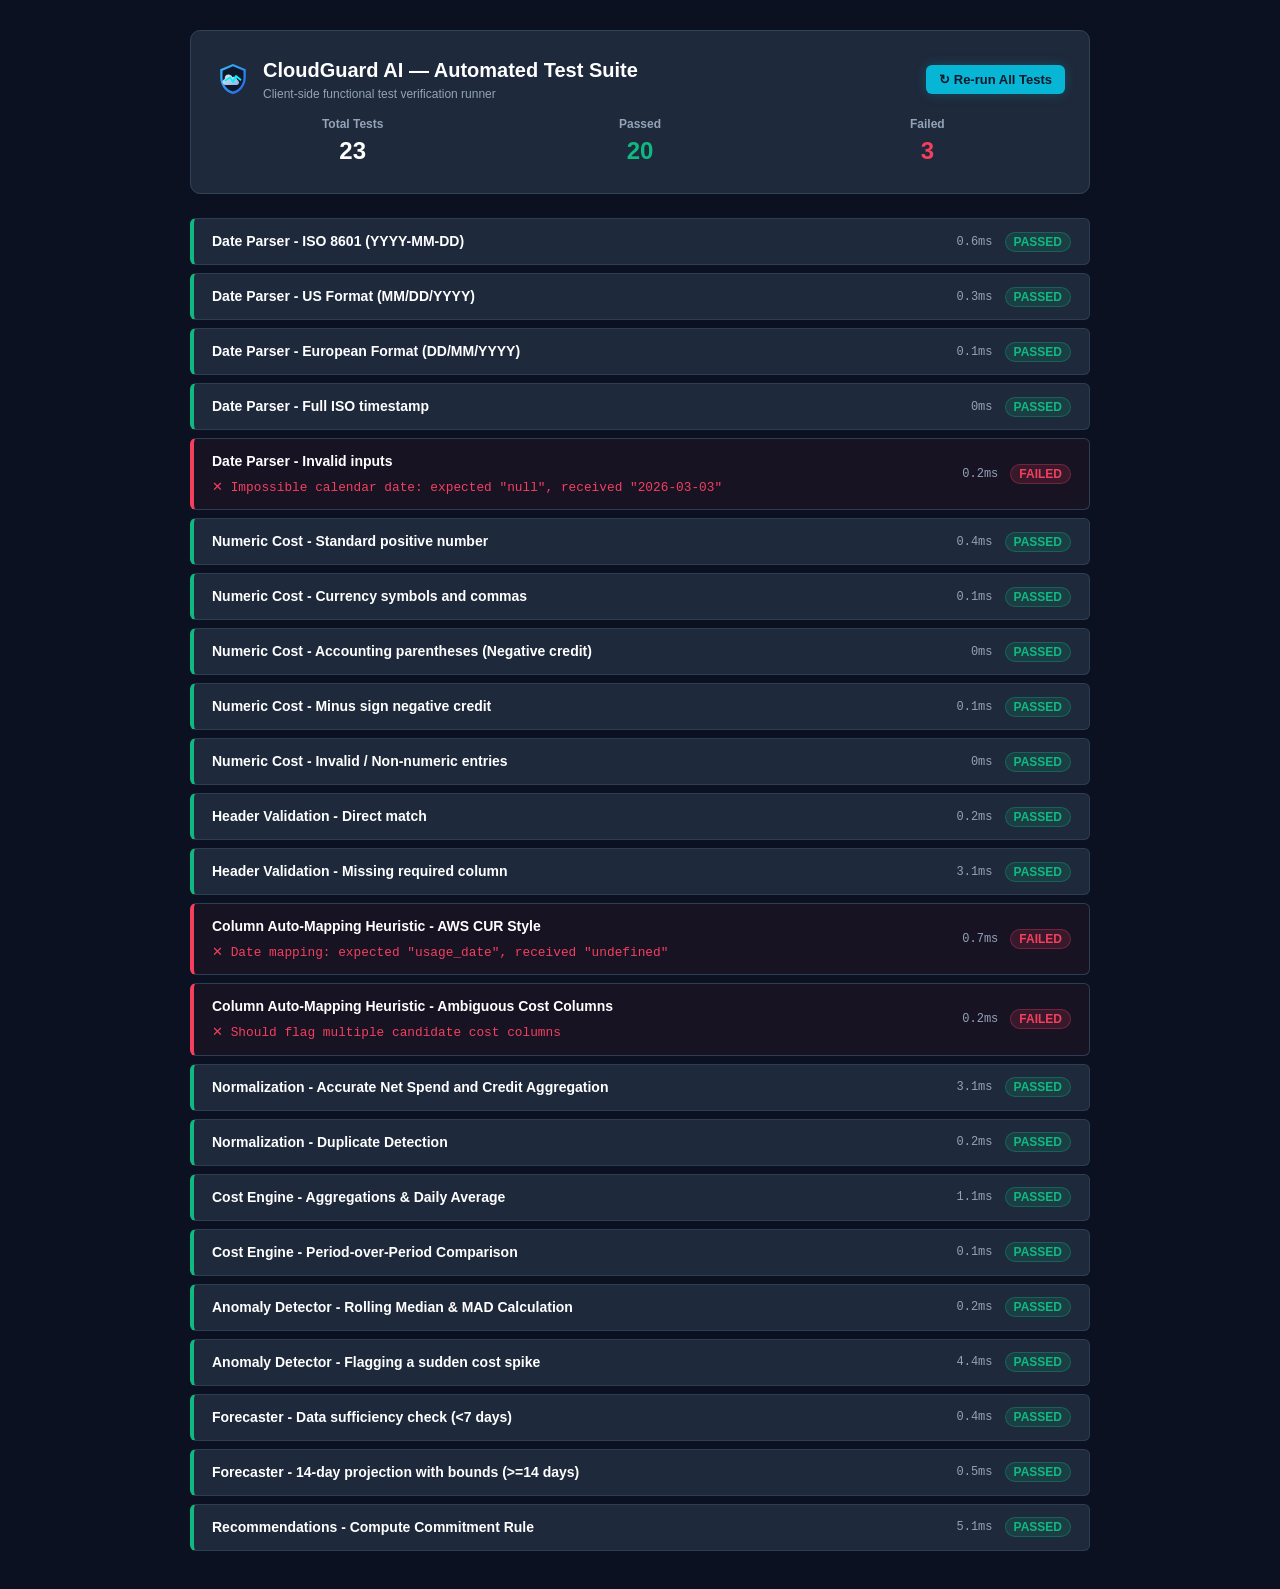
<file: github-pages-app/tests/test-runner.html>
<!DOCTYPE html>
<html lang="en">
<head>
  <meta charset="UTF-8">
  <meta name="viewport" content="width=device-width, initial-scale=1.0">
  <title>CloudGuard AI — Automated Test Runner</title>
  <link rel="icon" type="image/svg+xml" href="../assets/images/logo.svg">
  <link rel="stylesheet" href="../assets/css/styles.css">
  <style>
    body {
      background-color: var(--bg-primary);
      padding: 30px;
      font-family: var(--font-sans);
      color: var(--text-primary);
    }
    .test-container {
      max-width: 900px;
      margin: 0 auto;
    }
    .test-header {
      background-color: var(--bg-card);
      border: 1px solid var(--border-card);
      border-radius: var(--radius-md);
      padding: 24px;
      margin-bottom: 24px;
    }
    .test-card {
      background-color: var(--bg-card);
      border: 1px solid var(--border-subtle);
      border-radius: var(--radius-sm);
      padding: 12px 18px;
      margin-bottom: 8px;
      display: flex;
      justify-content: space-between;
      align-items: center;
      transition: all 0.15s ease;
    }
    .test-card.passed {
      border-left: 4px solid var(--accent-emerald);
    }
    .test-card.failed {
      border-left: 4px solid var(--accent-rose);
      background-color: rgba(244, 63, 94, 0.05);
    }
    .test-meta {
      font-size: 0.75rem;
      color: var(--text-secondary);
      font-family: var(--font-mono);
    }
    .error-msg {
      margin-top: 6px;
      color: var(--accent-rose);
      font-size: 0.8rem;
      font-family: var(--font-mono);
    }
  </style>
  <!-- Load Application Modules Under Test -->
  <script src="../assets/js/state.js"></script>
  <script src="../assets/js/validation.js"></script>
  <script src="../assets/js/dataNormalizer.js"></script>
  <script src="../assets/js/costEngine.js"></script>
  <script src="../assets/js/anomalyDetector.js"></script>
  <script src="../assets/js/forecaster.js"></script>
  <script src="../assets/js/recommendations.js"></script>
  <!-- Test Suite -->
  <script src="test-suite.js"></script>
</head>
<body>
  <div class="test-container">
    <div class="test-header">
      <div class="flex-between items-center mb-3">
        <div class="flex items-center gap-3">
          <img src="../assets/images/logo.svg" alt="Logo" width="36" height="36">
          <div>
            <h1 class="text-xl font-bold text-white">CloudGuard AI — Automated Test Suite</h1>
            <p class="text-xs text-slate">Client-side functional test verification runner</p>
          </div>
        </div>
        <button class="btn btn-primary btn-sm" onclick="runTests()">↻ Re-run All Tests</button>
      </div>

      <div class="kpi-grid-mini" style="display: grid; grid-template-columns: repeat(3, 1fr); gap: 12px;">
        <div class="card p-3 text-center">
          <div class="text-xs text-slate uppercase font-bold">Total Tests</div>
          <div class="text-2xl font-bold text-white" id="summary-total">0</div>
        </div>
        <div class="card p-3 text-center">
          <div class="text-xs text-slate uppercase font-bold">Passed</div>
          <div class="text-2xl font-bold text-emerald" id="summary-passed">0</div>
        </div>
        <div class="card p-3 text-center">
          <div class="text-xs text-slate uppercase font-bold">Failed</div>
          <div class="text-2xl font-bold text-rose" id="summary-failed">0</div>
        </div>
      </div>
    </div>

    <div id="test-results-list">
      <div class="text-center py-4 text-slate">Running automated tests...</div>
    </div>
  </div>

  <script>
    async function runTests() {
      const container = document.getElementById('test-results-list');
      container.innerHTML = '<div class="text-center py-4 text-slate">Executing assertion suites...</div>';

      const results = await CloudGuardTestSuite.runAll();

      document.getElementById('summary-total').textContent = results.total;
      document.getElementById('summary-passed').textContent = results.passed;
      document.getElementById('summary-failed').textContent = results.failed;

      container.innerHTML = results.results.map(r => `
        <div class="test-card ${r.status.toLowerCase()}">
          <div>
            <div class="font-semibold text-sm text-white">${r.name}</div>
            ${r.error ? `<div class="error-msg">✕ ${r.error}</div>` : ''}
          </div>
          <div class="flex items-center gap-3">
            <span class="test-meta">${r.duration}ms</span>
            <span class="badge ${r.status === 'PASSED' ? 'badge-emerald' : 'badge-rose'}">${r.status}</span>
          </div>
        </div>
      `).join('');
    }

    document.addEventListener('DOMContentLoaded', runTests);
  </script>
</body>
</html>
</file>
<file: github-pages-app/assets/css/styles.css>
/**
 * CloudGuard AI — Core Design System & Styles
 * Module: styles.css
 */

:root {
  /* Color Palette: Dark Navy & Slate Theme */
  --bg-primary: #0B1120;
  --bg-surface: #0F172A;
  --bg-card: #1E293B;
  --bg-card-hover: #283548;
  --bg-elevated: #334155;

  --border-subtle: #2D3D52;
  --border-card: #334155;
  --border-focus: #06B6D4;

  --text-primary: #F8FAFC;
  --text-secondary: #94A3B8;
  --text-muted: #64748B;

  /* Accents */
  --accent-cyan: #06B6D4;
  --accent-cyan-hover: #0891B2;
  --accent-cyan-glow: rgba(6, 182, 212, 0.15);

  --accent-blue: #3B82F6;
  --accent-blue-hover: #2563EB;
  
  --accent-indigo: #6366F1;
  --accent-emerald: #10B981;
  --accent-amber: #F59E0B;
  --accent-rose: #F43F5E;

  /* Typography */
  --font-sans: -apple-system, BlinkMacSystemFont, "Segoe UI", Roboto, Oxygen, Ubuntu, Cantarell, "Open Sans", "Helvetica Neue", sans-serif;
  --font-mono: "SFMono-Regular", Consolas, "Liberation Mono", Menlo, Courier, monospace;

  /* Shadows & Radius */
  --radius-sm: 6px;
  --radius-md: 10px;
  --radius-lg: 16px;
  --shadow-sm: 0 1px 3px rgba(0, 0, 0, 0.3);
  --shadow-md: 0 4px 12px rgba(0, 0, 0, 0.4);
  --shadow-lg: 0 10px 25px rgba(0, 0, 0, 0.5);

  --sidebar-width: 250px;
  --topbar-height: 64px;
}

/* CSS Reset */
*, *::before, *::after {
  box-sizing: border-box;
  margin: 0;
  padding: 0;
}

body {
  font-family: var(--font-sans);
  background-color: var(--bg-primary);
  color: var(--text-primary);
  line-height: 1.5;
  -webkit-font-smoothing: antialiased;
  min-height: 100vh;
  overflow-x: hidden;
}

a {
  color: var(--accent-cyan);
  text-decoration: none;
  transition: color 0.15s ease;
}

a:hover {
  color: #38BDF8;
}

code, .font-mono {
  font-family: var(--font-mono);
}

code {
  background-color: var(--bg-surface);
  color: var(--accent-cyan);
  padding: 2px 6px;
  border-radius: var(--radius-sm);
  font-size: 0.85em;
  border: 1px solid var(--border-subtle);
}

/* Utilities */
.hidden { display: none !important; }
.flex { display: flex; }
.flex-col { flex-direction: column; }
.items-center { align-items: center; }
.justify-between, .flex-between { display: flex; justify-content: space-between; align-items: center; }
.gap-1 { gap: 4px; }
.gap-2 { gap: 8px; }
.gap-3 { gap: 12px; }
.gap-4 { gap: 16px; }

.mt-1 { margin-top: 4px; }
.mt-2 { margin-top: 8px; }
.mt-3 { margin-top: 12px; }
.mt-4 { margin-top: 16px; }
.mb-1 { margin-bottom: 4px; }
.mb-2 { margin-bottom: 8px; }
.mb-3 { margin-bottom: 12px; }
.mb-4 { margin-bottom: 16px; }
.p-4 { padding: 16px; }
.p-6 { padding: 24px; }
.py-4 { padding-top: 16px; padding-bottom: 16px; }
.px-2 { padding-left: 8px; padding-right: 8px; }

.text-left { text-align: left; }
.text-center { text-align: center; }
.text-right { text-align: right; }

.text-xs { font-size: 0.75rem; }
.text-sm { font-size: 0.875rem; }
.text-base { font-size: 1rem; }
.text-lg { font-size: 1.125rem; }
.text-xl { font-size: 1.25rem; }
.text-2xl { font-size: 1.5rem; }

.font-bold { font-weight: 700; }
.font-semibold { font-weight: 600; }

.text-white { color: #FFFFFF; }
.text-slate { color: var(--text-secondary); }
.text-cyan { color: var(--accent-cyan); }
.text-rose { color: var(--accent-rose); }
.text-emerald { color: var(--accent-emerald); }
.text-amber { color: var(--accent-amber); }

/* Buttons */
.btn {
  display: inline-flex;
  align-items: center;
  justify-content: center;
  gap: 8px;
  font-family: var(--font-sans);
  font-size: 0.875rem;
  font-weight: 600;
  padding: 8px 16px;
  border-radius: var(--radius-sm);
  border: 1px solid transparent;
  cursor: pointer;
  transition: all 0.15s ease-in-out;
  text-decoration: none;
  white-space: nowrap;
}

.btn:disabled {
  opacity: 0.5;
  cursor: not-allowed;
}

.btn-primary {
  background-color: var(--accent-cyan);
  color: #0F172A;
  box-shadow: 0 0 12px rgba(6, 182, 212, 0.25);
}

.btn-primary:hover:not(:disabled) {
  background-color: var(--accent-cyan-hover);
  color: #FFFFFF;
}

.btn-secondary {
  background-color: var(--bg-card);
  color: var(--text-primary);
  border-color: var(--border-card);
}

.btn-secondary:hover:not(:disabled) {
  background-color: var(--bg-elevated);
  border-color: var(--text-secondary);
}

.btn-outline {
  background-color: transparent;
  color: var(--accent-cyan);
  border-color: var(--accent-cyan);
}

.btn-outline:hover:not(:disabled) {
  background-color: var(--accent-cyan-glow);
}

.btn-danger {
  background-color: rgba(244, 63, 94, 0.15);
  color: var(--accent-rose);
  border-color: var(--accent-rose);
}

.btn-danger:hover:not(:disabled) {
  background-color: var(--accent-rose);
  color: #FFFFFF;
}

.btn-sm {
  padding: 6px 12px;
  font-size: 0.8125rem;
}

.btn-xs {
  padding: 4px 8px;
  font-size: 0.75rem;
}

/* Badges */
.badge {
  display: inline-flex;
  align-items: center;
  padding: 3px 8px;
  border-radius: 9999px;
  font-size: 0.75rem;
  font-weight: 600;
  line-height: 1;
}

.badge-cyan { background-color: rgba(6, 182, 212, 0.15); color: var(--accent-cyan); border: 1px solid rgba(6, 182, 212, 0.3); }
.badge-blue { background-color: rgba(59, 130, 246, 0.15); color: var(--accent-blue); border: 1px solid rgba(59, 130, 246, 0.3); }
.badge-emerald { background-color: rgba(16, 185, 129, 0.15); color: var(--accent-emerald); border: 1px solid rgba(16, 185, 129, 0.3); }
.badge-amber { background-color: rgba(245, 158, 11, 0.15); color: var(--accent-amber); border: 1px solid rgba(245, 158, 11, 0.3); }
.badge-rose { background-color: rgba(244, 63, 94, 0.15); color: var(--accent-rose); border: 1px solid rgba(244, 63, 94, 0.3); }
.badge-slate { background-color: var(--bg-surface); color: var(--text-secondary); border: 1px solid var(--border-card); }
.badge-neutral { background-color: var(--bg-elevated); color: var(--text-muted); }

/* Form Elements */
.form-group {
  margin-bottom: 16px;
}

.form-label {
  display: block;
  font-size: 0.8125rem;
  font-weight: 600;
  color: var(--text-secondary);
  margin-bottom: 6px;
}

.form-control, .form-select {
  width: 100%;
  padding: 8px 12px;
  font-family: var(--font-sans);
  font-size: 0.875rem;
  background-color: var(--bg-surface);
  border: 1px solid var(--border-subtle);
  border-radius: var(--radius-sm);
  color: var(--text-primary);
  outline: none;
  transition: border-color 0.15s ease;
}

.form-control:focus, .form-select:focus {
  border-color: var(--accent-cyan);
  box-shadow: 0 0 0 2px var(--accent-cyan-glow);
}

/* Tables */
.table-responsive {
  width: 100%;
  overflow-x: auto;
}

.data-table {
  width: 100%;
  border-collapse: collapse;
  text-align: left;
  font-size: 0.875rem;
}

.data-table th {
  padding: 10px 14px;
  background-color: var(--bg-surface);
  color: var(--text-secondary);
  font-weight: 600;
  font-size: 0.75rem;
  text-transform: uppercase;
  letter-spacing: 0.05em;
  border-bottom: 1px solid var(--border-subtle);
  white-space: nowrap;
}

.data-table th.sortable-th {
  cursor: pointer;
  user-select: none;
}

.data-table th.sortable-th:hover {
  color: var(--accent-cyan);
}

.data-table td {
  padding: 12px 14px;
  border-bottom: 1px solid var(--border-subtle);
  color: var(--text-primary);
}

.data-table tbody tr:hover {
  background-color: var(--bg-card-hover);
}

/* Modals */
.modal-overlay {
  position: fixed;
  top: 0;
  left: 0;
  right: 0;
  bottom: 0;
  background-color: rgba(11, 17, 32, 0.85);
  backdrop-filter: blur(4px);
  display: flex;
  align-items: center;
  justify-content: center;
  z-index: 1000;
  padding: 20px;
}

.modal-container {
  background-color: var(--bg-card);
  border: 1px solid var(--border-card);
  border-radius: var(--radius-md);
  box-shadow: var(--shadow-lg);
  width: 100%;
  max-width: 720px;
  max-height: 90vh;
  display: flex;
  flex-direction: column;
  overflow: hidden;
}

.modal-header {
  padding: 16px 20px;
  border-bottom: 1px solid var(--border-subtle);
  display: flex;
  justify-content: space-between;
  align-items: center;
}

.modal-body {
  padding: 20px;
  overflow-y: auto;
}

.modal-footer {
  padding: 16px 20px;
  border-top: 1px solid var(--border-subtle);
  display: flex;
  justify-content: flex-end;
  gap: 12px;
  background-color: var(--bg-surface);
}

/* Toast Notifications */
#toast-container {
  position: fixed;
  bottom: 24px;
  right: 24px;
  display: flex;
  flex-direction: column;
  gap: 10px;
  z-index: 2000;
  pointer-events: none;
}

.toast {
  pointer-events: auto;
  display: flex;
  align-items: center;
  gap: 12px;
  background-color: var(--bg-card);
  border: 1px solid var(--border-card);
  border-radius: var(--radius-sm);
  padding: 12px 18px;
  box-shadow: var(--shadow-md);
  color: var(--text-primary);
  font-size: 0.875rem;
  min-width: 280px;
  max-width: 420px;
  animation: slideInRight 0.25s ease-out;
}

.toast.fade-out {
  opacity: 0;
  transform: translateX(30px);
  transition: all 0.3s ease;
}

.toast-success { border-left: 4px solid var(--accent-emerald); }
.toast-error { border-left: 4px solid var(--accent-rose); }
.toast-warning { border-left: 4px solid var(--accent-amber); }
.toast-info { border-left: 4px solid var(--accent-cyan); }

@keyframes slideInRight {
  from { opacity: 0; transform: translateX(40px); }
  to { opacity: 1; transform: translateX(0); }
}

/* Print Styles */
@media print {
  body {
    background-color: #FFFFFF !important;
    color: #000000 !important;
  }
  .sidebar, .topbar, .btn, .modal-overlay, #toast-container, .mobile-toggle, .hide-print {
    display: none !important;
  }
  .main-content {
    margin-left: 0 !important;
    padding: 0 !important;
  }
  .card, .dashboard-card {
    border: 1px solid #CCCCCC !important;
    background-color: #FFFFFF !important;
    color: #000000 !important;
    box-shadow: none !important;
  }
  .text-white, .text-slate, .text-cyan {
    color: #000000 !important;
  }
  .data-table th, .data-table td {
    border: 1px solid #DDDDDD !important;
    color: #000000 !important;
  }
}
</file>
